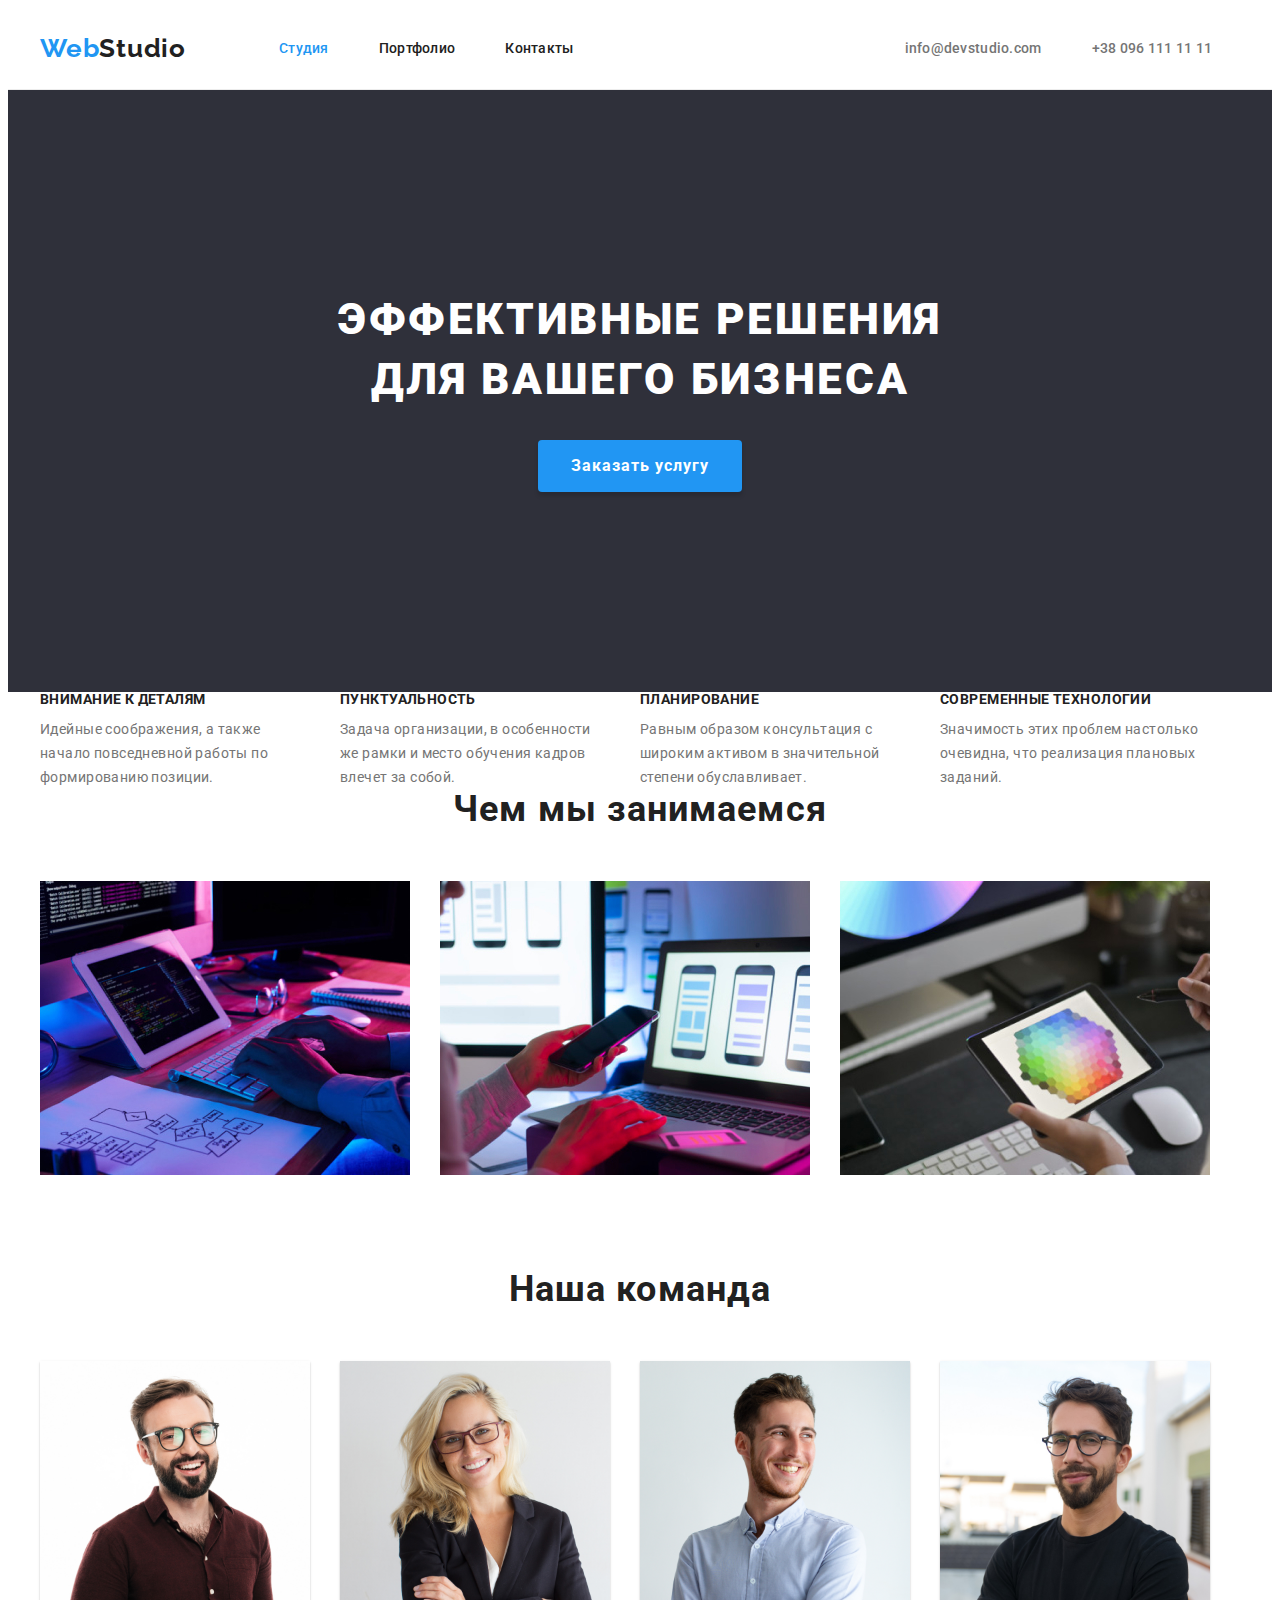
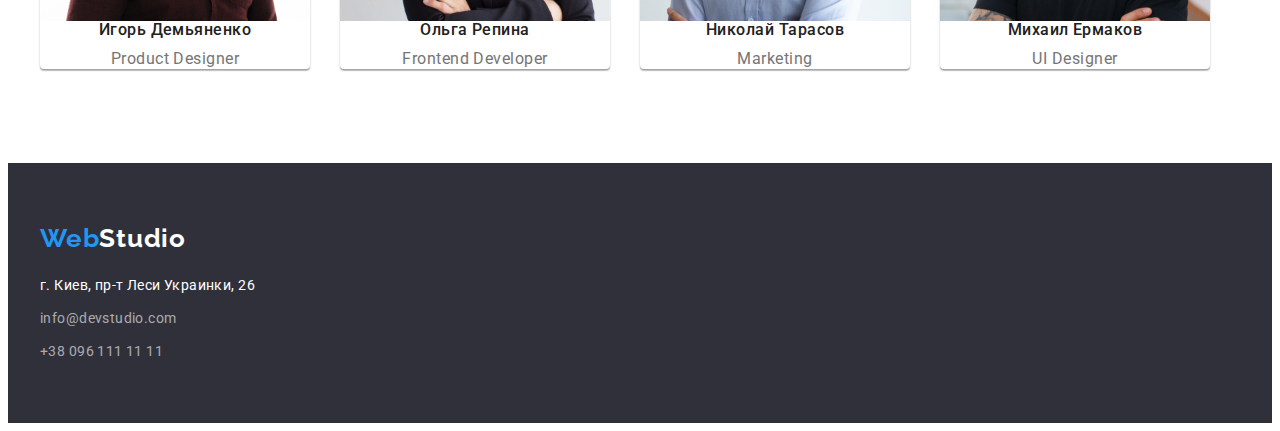
<file: index.html>
<!DOCTYPE html>
<html lang="ru">
  <head>
    <meta charset="UTF-8" />
    <meta http-equiv="X-UA-Compatible" content="IE=edge" />
    <meta name="viewport" content="width=device-width, initial-scale=1.0" />
    <title>WebStudio</title>
    <!-- Шрифты -->
    <link rel="preconnect" href="https://fonts.googleapis.com" />
    <link rel="preconnect" href="https://fonts.gstatic.com" crossorigin />
    <link
      href="https://fonts.googleapis.com/css2?family=Raleway:wght@700&family=Roboto:wght@400;500;700;900&display=swap"
      rel="stylesheet"
    />
    <link
      rel="stylesheet"
      href="https://cdnjs.cloudflare.com/ajax/libs/modern-normalize/1.1.0/modern-normalize.min.css"
      integrity="sha512-wpPYUAdjBVSE4KJnH1VR1HeZfpl1ub8YT/NKx4PuQ5NmX2tKuGu6U/JRp5y+Y8XG2tV+wKQpNHVUX03MfMFn9Q=="
      crossorigin="anonymous"
      referrerpolicy="no-referrer"
    />
    <!-- Нормалайз -->
    <link
      rel="stylesheet"
      href="https://cdnjs.cloudflare.com/ajax/libs/modern-normalize/1.1.0/modern-normalize.min.css"
      integrity="sha512-wpPYUAdjBVSE4KJnH1VR1HeZfpl1ub8YT/NKx4PuQ5NmX2tKuGu6U/JRp5y+Y8XG2tV+wKQpNHVUX03MfMFn9Q=="
      crossorigin="anonymous"
      referrerpolicy="no-referrer"
    />
    <!-- Главные настройки -->
    <link rel="stylesheet" href="./css/styles.css" />
  </head>
  <body>
    <!--Шапка-->
    <header class="header">
      <section class="section section-nav">
      <div class="conteiner nav-flex">
        <a class="logo link logo-position" href="/">Web<span class="span-web">Studio</span></a>
        <nav class="nav">
          <ul class="nav-list list">
            <li class="nav-item">
              <a class="nav-btn curent link" href="">Студия</a>
            </li>
            <li class="nav-item">
              <a class="nav-btn link" href="./portfolio.html">Портфолио</a>
            </li>
            <li class="nav-item">
              <a class="nav-btn link" href="">Контакты</a>
            </li>
          </ul>
        </nav>
        <ul class="header-list-address list">
          <li class="mail">
            <a class="mailtel link" href="mailto:info@devstudio.com"
              >info@devstudio.com</a
            >
          </li>
          <li class="tel">
            <a class="mailtel link margin-tel" href="tel:+380961111111"
              >+38 096 111 11 11</a
            >
          </li>
        </ul>
      </div>
      </section>
    </header>

    <!--Основной контент-->
    <main class="main">
        <section class="section section-hero">
          <div class="conteiner"></div>
          <h1 class="hero-caption list">
            Эффективные решения <br /> для вашего бизнеса
          </h1>
          <button class="hero-button" type="button">Заказать услугу</button>
        </div>
        </section>
      
      <!--Преимущества-->
      <section class="section section-mar">
        <div class="conteiner">
          <h2 hidden>Преимущества</h2>
          <ul class="benefits-list list">
            <li class="benefits-item list">
              <h3 class="benefits-caption list">Внимание к деталям</h3>
              <p class="benefits-subtitle list">
                Идейные соображения, а также начало повседневной работы по
                формированию позиции.
              </p>
            </li>
            <li class="benefits-item list">
              <h3 class="benefits-caption list">Пунктуальность</h3>
              <p class="benefits-subtitle list">
                Задача организации, в особенности же рамки и место обучения
                кадров влечет за собой.
              </p>
            </li>
            <li class="benefits-item list">
              <h3 class="benefits-caption list">Планирование</h3>
              <p class="benefits-subtitle list">
                Равным образом консультация с широким активом в значительной
                степени обуславливает.
              </p>
            </li>
            <li class="benefits-item list">
              <h3 class="benefits-caption list">Современные технологии</h3>
              <p class="benefits-subtitle list">
                Значимость этих проблем настолько очевидна, что реализация
                плановых заданий.
              </p>
            </li>
          </ul>
        </div>
      </section>
      <!--Чем занимаемся-->
      <section class="section section-mar">
        <div class="conteiner">
          <h2 class="section-title list h2-margin">Чем мы занимаемся</h2>
          <ul class="work-list list">
            <li class="work-items">
              <img class="image"
                src="./images/work/box-1.jpg"
                alt="Работает на клавиатуре"
                width="370"
                height="295"
              />
            </li>
            <li class="work-items">
              <img class="image"
                src="./images/work/box-2.jpg"
                alt="Проверяет макет"
                width="370"
                height="295"
              />
            </li>
            <li class="work-items">
              <img class="image"
                src="./images/work/box-3.jpg"
                alt="Подберает цвет"
                width="370"
                height="295"
              />
            </li>
          </ul>
        </div>
      </section>
      <!--Наша команда-->
      <section class="section section-team">
        <div class="conteiner">
          <h2 class="section-title list h2-margin">Наша команда</h2>
          <ul class="team-list list">
            <li class="team-item">
              <img class="image"
                src="./images/team/Igor-1.jpg"
                alt="Игорь Демьяненко"
                width="270"
                height="260"
              />
              <h3 class="team-name list">Игорь Демьяненко</h3>
              <p class="team-job list" lang="en">Product Designer</p>
            </li>
            <li class="team-item">
              <img class="image"
                src="./images/team/Olga-2.jpg"
                alt="Ольга Репина"
                width="270"
                height="260"
              />
              <h3 class="team-name list">Ольга Репина</h3>
              <p class="team-job list" lang="en">Frontend Developer</p>
            </li>
            <li class="team-item">
              <img class="image"
                src="./images/team/Nikollay-3.jpg"
                alt="Николай Тарасов"
                width="270"
                height="260"
              />
              <h3 class="team-name list">Николай Тарасов</h3>
              <p class="team-job list" lang="en">Marketing</p>
            </li>
            <li class="team-item">
              <img class="image"
                src="./images/team/Michael-4.jpg"
                alt="Михаил Ермаков"
                width="270"
                height="260"
              />
              <h3 class="team-name list">Михаил Ермаков</h3>
              <p class="team-job list" lang="en">UI Designer</p>
            </li>
          </ul>
        </div>
      </section>
    </main>
    <!--Контакти-->
    <footer class="footer">
      <div class="conteiner conteiner-footer ">
        <a class="logo logo-footer link" href="/"
          >Web<span class="span-web-footer">Studio</span></a
        >
        <address class="address address-mar">
          <a
            class="googlemaps link"
            href="https://goo.gl/maps/HRvNxAX2GYqkhrJAA"
            target="_blank"
            rel="noopener  noreferrer"
            >г. Киев, пр-т Леси Украинки, 26
          </a>
        </address>
        <ul class="footer-list-address list">
          <li class="mail address-mar">
            <a class="mail-tel link" href="mailto:info@devstudio.com">info@devstudio.com</a>
          </li>
          <li class="tel">
            <a class="mail-tel link" href="tel:+380961111111">+38 096 111 11 11</a>
          </li>
        </ul>
      </div>
    </footer>
  </body>
</html>
</file>
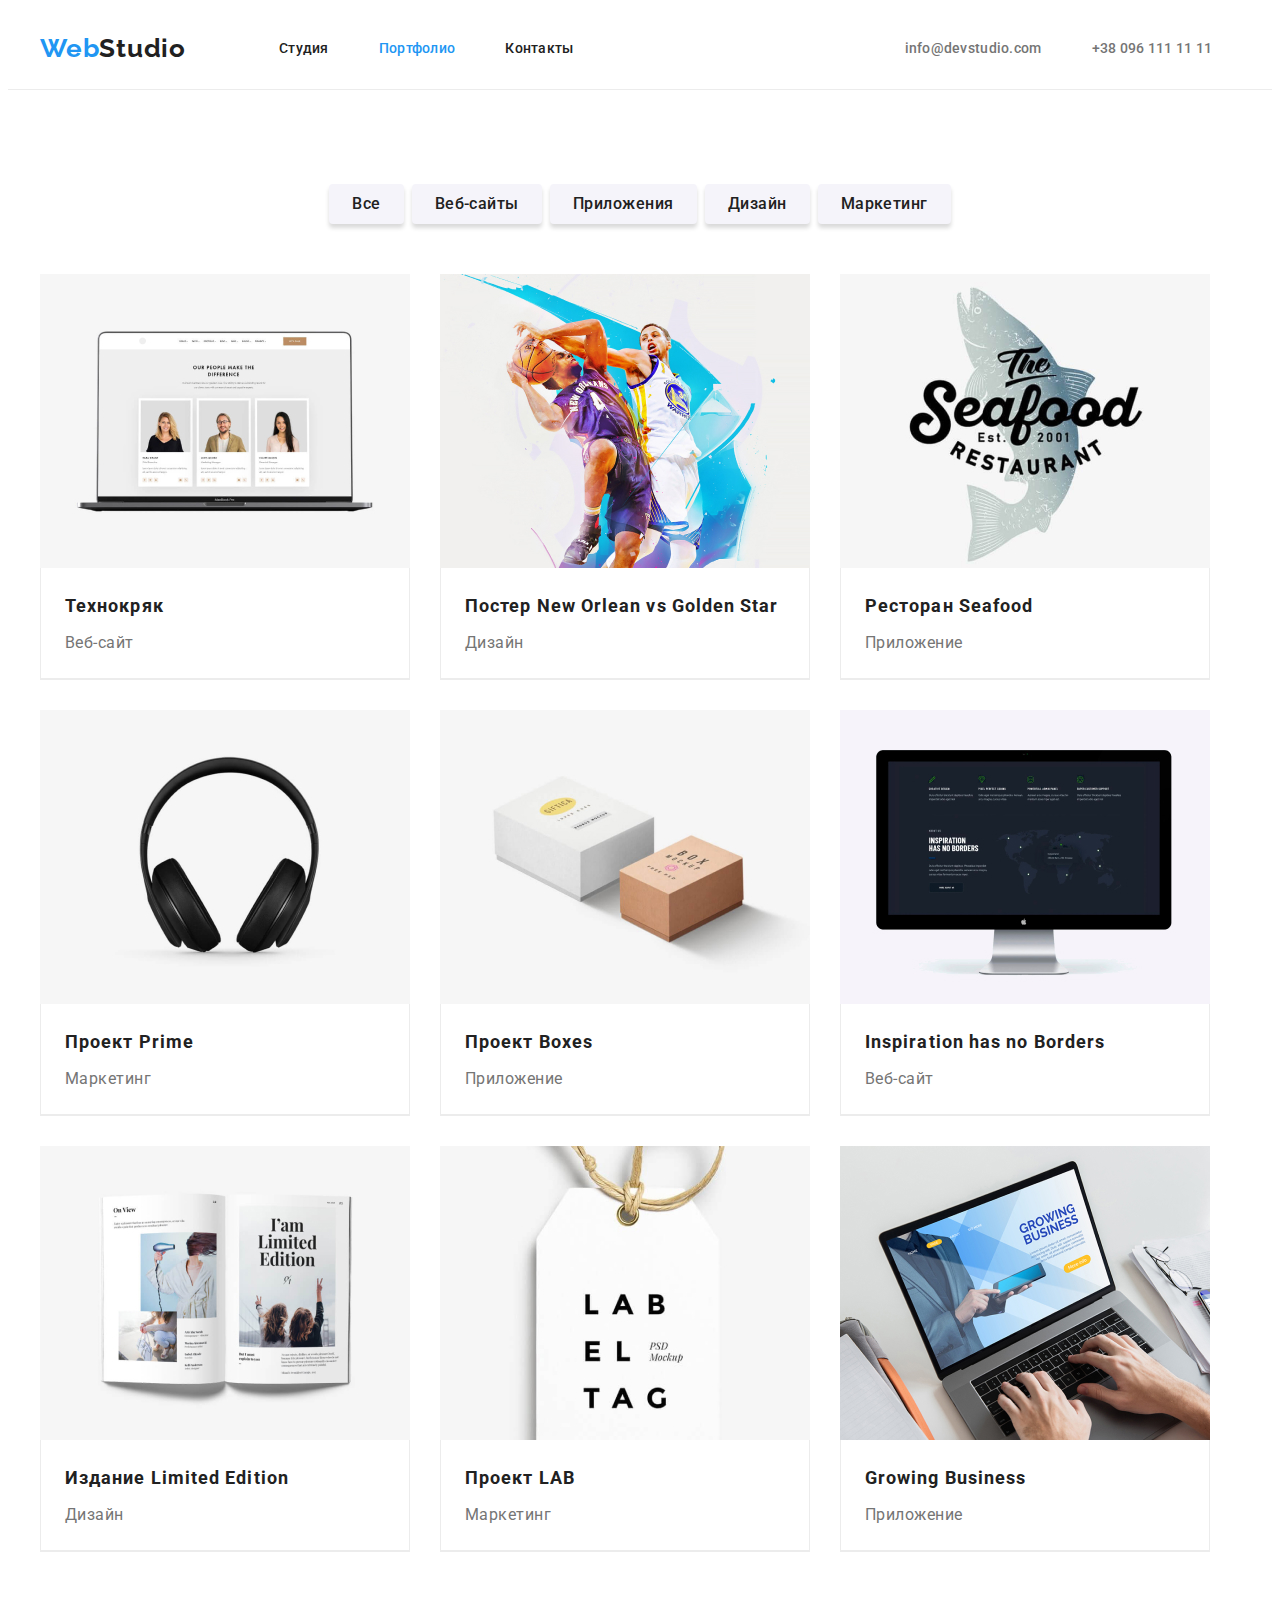
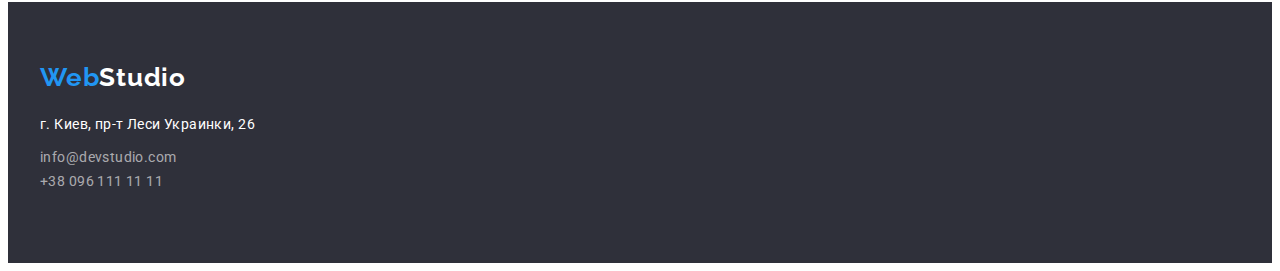
<file: portfolio.html>
<!DOCTYPE html>
<html lang="ru">
  <head>
    <meta charset="UTF-8" />
    <meta http-equiv="X-UA-Compatible" content="IE=edge" />
    <meta name="viewport" content="width=device-width, initial-scale=1.0" />
    <title>Portfolio</title>
    <!-- Шрифты -->
    <link rel="preconnect" href="https://fonts.googleapis.com" />
    <link rel="preconnect" href="https://fonts.gstatic.com" crossorigin />
    <link
      href="https://fonts.googleapis.com/css2?family=Raleway:wght@700&family=Roboto:wght@400;500;700;900&display=swap"
      rel="stylesheet"
    />
    <link
      rel="stylesheet"
      href="https://cdnjs.cloudflare.com/ajax/libs/modern-normalize/1.1.0/modern-normalize.min.css"
      integrity="sha512-wpPYUAdjBVSE4KJnH1VR1HeZfpl1ub8YT/NKx4PuQ5NmX2tKuGu6U/JRp5y+Y8XG2tV+wKQpNHVUX03MfMFn9Q=="
      crossorigin="anonymous"
      referrerpolicy="no-referrer"
    />
    <!-- Нормалайз -->
    <link
      rel="stylesheet"
      href="https://cdnjs.cloudflare.com/ajax/libs/modern-normalize/1.1.0/modern-normalize.min.css"
      integrity="sha512-wpPYUAdjBVSE4KJnH1VR1HeZfpl1ub8YT/NKx4PuQ5NmX2tKuGu6U/JRp5y+Y8XG2tV+wKQpNHVUX03MfMFn9Q=="
      crossorigin="anonymous"
      referrerpolicy="no-referrer"
    />
    <!-- Главные настройки -->
    <link rel="stylesheet" href="./css/styles.css" />
  </head>
  <body>
    <header class="header">
      <section class="section section-nav">
        <div class="conteiner nav-flex">
          <a class="logo link logo-position" href="./index.html"
            >Web<span class="span-web">Studio</span></a
          >
          <nav class="nav">
            <ul class="nav-list list">
              <li class="nav-item">
                <a class="nav-btn link" href="./index.html">Студия</a>
              </li>
              <li class="nav-item">
                <a class="nav-btn curent link" href="">Портфолио</a>
              </li>
              <li class="nav-item">
                <a class="nav-btn link" href="">Контакты</a>
              </li>
            </ul>
          </nav>
          <ul class="header-list-address list">
            <li class="mail">
              <a class="mailtel link" href="mailto:info@devstudio.com"
                >info@devstudio.com</a
              >
            </li>
            <li class="tel">
              <a class="mailtel link margin-tel" href="tel:+380961111111"
                >+38 096 111 11 11</a
              >
            </li>
          </ul>
        </div>
      </section>
    </header>

    <!--Основной контент-->
    <main class="main-p">
      <!--Панель фильтров-->
      <section class="section btn-filter-port">
        <div class="conteiner">
          <h1 hidden>Фильтр проектов</h1>
          <ul class="filter-panel list">
            <li class="button-margin">
              <button class="button btn-port" type="button">Все</button>
            </li>
            <li class="button-margin">
              <button class="button btn-port" type="button">Веб-сайты</button>
            </li>
            <li class="button-margin">
              <button class="button btn-port" type="button">Приложения</button>
            </li>
            <li class="button-margin">
              <button class="button btn-port" type="button">Дизайн</button>
            </li>
            <li>
              <button class="button btn-port" type="button">Маркетинг</button>
            </li>
          </ul>
          <h2 hidden>Проекты</h2>
          <ul class="project-list list project-border">
            <li class="project-item">
              <img
                class="image-p"
                src="./images/portfolio/tehnocrak.jpg"
                alt="Ноутбук с картинками"
                width="370"
                height="294"
              />
              <div class="txt-allign">
                <h2 class="project-namecompany list">Технокряк</h2>
                <p class="project-class list">Веб-сайт</p>
              </div>
            </li>
            <li class="project-item">
              <img
                class="image-p"
                src="./images/portfolio/neworlean.jpg"
                alt="Два баскетболиста"
                width="370"
                height="294"
              />
              <div class="txt-allign">
                <h2 class="project-namecompany list">
                  Постер <span lang="en">New Orlean vs Golden Star</span>
                </h2>
                <p class="project-class list">Дизайн</p>
              </div>
            </li>
            <li class="project-item">
              <img
                class="image-p"
                src="./images/portfolio/seafood.jpg"
                alt="Логотип с рыбой"
                width="370"
                height="294"
              />
              <div class="txt-allign">
                <h2 class="project-namecompany list">
                  Ресторан <span lang="en">Seafood</span>
                </h2>
                <p class="project-class list">Приложение</p>
              </div>
            </li>
            <li class="project-item">
              <img
                class="image-p"
                src="./images/portfolio/prime.jpg"
                alt="Наушники"
                width="370"
                height="294"
              />
              <div class="txt-allign">
                <h2 class="project-namecompany list">
                  Проект <span lang="en">Prime</span>
                </h2>
                <p class="project-class list">Маркетинг</p>
              </div>
            </li>
            <li class="project-item">
              <img
                class="image-p"
                src="./images/portfolio/boxes.jpg"
                alt="Коробки"
                width="370"
                height="294"
              />
              <div class="txt-allign">
                <h2 class="project-namecompany list">
                  Проект <span lang="en">Boxes</span>
                </h2>
                <p class="project-class list">Приложение</p>
              </div>
            </li>
            <li class="project-item">
              <img
                class="image-p"
                src="./images/portfolio/borders.jpg"
                alt="Сайт на екране"
                width="370"
                height="294"
              />
              <div class="txt-allign">
                <h2 class="project-namecompany list">
                  <span lang="en">Inspiration has no Borders</span>
                </h2>
                <p class="project-class list">Веб-сайт</p>
              </div>
            </li>
            <li class="project-item">
              <img
                class="image-p"
                src="./images/portfolio/limitededition.jpg"
                alt="Открытая книга"
                width="370"
                height="294"
              />
              <div class="txt-allign">
                <h2 class="project-namecompany list">
                  Издание <span lang="en">Limited Edition</span>
                </h2>
                <p class="project-class list">Дизайн</p>
              </div>
            </li>
            <li class="project-item">
              <img
                class="image-p"
                src="./images/portfolio/labeltag.jpg"
                alt="Бирка"
                width="370"
                height="294"
              />
              <div class="txt-allign">
                <h2 class="project-namecompany list">
                  Проект <span></span> LAB
                </h2>
                <p class="project-class list">Маркетинг</p>
              </div>
            </li>
            <li class="project-item">
              <img
                class="image-p"
                src="./images/portfolio/growing.jpg"
                alt="Приложение на ноутбуке"
                width="370"
                height="294"
              />
              <div class="txt-allign">
                <h2 class="project-namecompany list">
                  <span lang="en">Growing Business</span>
                </h2>
                <p class="project-class list">Приложение</p>
              </div>
            </li>
          </ul>
        </div>
      </section>
    </main>
    <!--Контакти-->
    <footer class="footer">
      <div class="conteiner conteiner-footer">
        <a class="logo logo-footer link" href="./index.html"
          >Web<span class="span-web-footer">Studio</span></a
        >
        <address class="address address-mar">
          <a
            class="googlemaps link"
            href="https://goo.gl/maps/HRvNxAX2GYqkhrJAA"
            target="_blank"
            rel="noopener  noreferrer"
            >г. Киев, пр-т Леси Украинки, 26
          </a>
        </address>
        <ul class="footer-list-address list address-mar">
          <li class="mail">
            <a class="mail-tel link" href="mailto:info@devstudio.com"
              >info@devstudio.com</a
            >
          </li>
          <li class="tel">
            <a class="mail-tel link" href="tel:+380961111111"
              >+38 096 111 11 11</a
            >
          </li>
        </ul>
      </div>
    </footer>
  </body>
</html>
</file>
<file: css/styles.css>
:root {
/* Шрифт */
--main-font: "Roboto";
--secondary-font: "Raleway";
/* Цвет основного текста (черный) */
--black-color:#212121;
/* Вторичный цвет (серый)*/
 --grey-color: #757575;
/* Белый текст и фон */
--white-bg-color: #ffffff;
/* Акцент цвета */
--accent-color: #2196F3;
/* Раззное */
--accent-color-bg: #188CE8;
--bg-color-photo: #F5F4FA;
--color-sidebar: #2F303A;
}

body {
font-family: var(--main-font), sans-serif;
font-size: 14px;
background-color: var(--white-bg-color);
color:var(--black-color);
}

/* Убираем точки и подчеркивание */
.link {
text-decoration: none;
}

.list {
padding: 0;
margin: 0;
list-style: none;
}
/* Разметка */
/* Задача контейнера оборачивать и центрировать горизонтально! */
.conteiner {
margin-left: auto;
margin-right: auto;
padding-left: 15px;
padding-right: 15px;
width: 1200px;
}

/* Секции задаем падинги (оформление все через секцию)*/
.section-nav {
padding: 0px;
padding-top: 25px;
padding-bottom: 25px;
margin: auto;
}

.section-hero {
padding-bottom: 200px;
padding-top: 200px;
margin: 0px;
text-align: center;
background-color: var(--color-sidebar);
}

.hero-text {
width: 696px;
}

.section-benefits {
margin: 0px;
padding-top: 94px;
padding-bottom: 94px;
}

.section-work {
padding-bottom: 94px;
margin: 0px;
}

.work-list {
display: flex;
}

.work-items:last-child {
margin-right: 0px;
}

.work-items {
margin-right: 30px;
}

.team-list {
display: flex;
text-align: left;
padding-bottom: 94px;
}
.section-team {
margin-bottom: 0px;
padding-top: 94px;
}

.logo-position {
margin-right: 93px;
}
.address-mar {
margin-bottom: 9px;
}
.h2-margin {
margin-bottom: 50px;
}

.img-p {
margin-bottom: 20px;
}

/* Флексбоксы */
/* Размеетка шапки */
.nav-list {
margin-right: 331px;
display: flex;
}

.nav-list .nav-item:not(:last-child) {
margin-right: 50px;
}
.nav-flex {
display: flex;
align-items: center;
}

.header {
border-bottom: 1px solid #ECECEC;
}

.header-list-address {
display: flex;
}

/* Разметка портфолио */

.btn-filter-port {
padding-top: 94px;
margin-bottom: 50px;
}

.filter-panel {
margin-bottom: 50px;
margin-left: auto;
margin-right: auto;
padding: auto;

display: flex;
justify-content: center;
}

.btn-port {
display: flex;
text-align: center;
}
.section-project {
padding: 0px;
margin-left: auto;
margin-right: auto;
}

.project-list {
display: flex;
flex-wrap: wrap;
}

.project-item:last-child {
margin-right: 0px;
}

.project-item {
width: 370px;
margin-right: 30px;
margin-bottom: 30px;
border-bottom: 1px solid #ECECEC;
box-sizing: border-box;
background: var(--white-bg-color);
}

.project-item:nth-child(3n) {
margin-right: 0px;
}

.project-item:nth-last-child(-n + 3) {
margin-bottom: 0px;
}


/* Черный текст заголовков */
.section-title {
font-weight: 700;
font-size: 36px;
line-height: 1.16;
text-align: center;
letter-spacing: 0.03em;
}

/* ШАПКА*/


.header-box {
margin-right: auto;
}

/* Логотип */
.logo {
display: block;

font-family: var(--secondary-font);
font-weight: 700;
font-size: 26px;
line-height: 1.19;
letter-spacing: 0.03em;
color: var(--accent-color);
}
.logo-footer {
margin-bottom: 20px;
}

.span-web {
color: var(--black-color); 
}
.span-web-footer {
    color: var(--white-bg-color);
}

/* Навигация */
.nav-btn {
font-weight: 500;
font-size: 14px;
line-height: 1.14;
letter-spacing: 0.02em;
color: var(--black-color);

}
/* Секция адрес */
.mailtel {
margin-right: 50px;

font-weight: 500;
font-size: 14px;
line-height: 1.14;
letter-spacing: 0.02em;
color: var(--grey-color);
}
.nav-btn:hover,
.nav-btn:focus,
.mailtel:hover,
.mailtel:focus {
color: var(--accent-color);
}

.margin-tel {
margin-right: 0px;
}
/* Кнопка */
.button {
border: 1px solid transparenret;
}

.button-margin {
margin-right: 8px;
}


.hero-button:hover,
.hero-button:focus {
background-color: var(--accent-color-bg);
}

/* Кнопки портфолио */
.btn-port {
padding: 6px 22px;
font-family: inherit;
font-weight: 500;
font-size: 16px;
line-height: 1.62;
text-align: center;
letter-spacing: 0.03em;
cursor: pointer;
box-shadow: 0px 4px 4px rgba(0, 0, 0, 0.15);
border-radius: 4px;
border: 1px solid transparent;
color: var(--black-color);
background-color: var(--bg-color-photo);
}
.btn-port:hover,
.btn-port:focus {
color: var(--white-bg-color);
background-color: var(--accent-color);
border-radius: 4px;
border: 1px solid transparent;
box-shadow: 0px 4px 4px rgba(0, 0, 0, 0.15);
}
/* Кнопка ефект текущего сайта */
.curent {
    color: var(--accent-color);
}

/* Нейм компаний (в портфолио) */
.project-namecompany {
margin-bottom: 4px;
font-weight: 700;
font-size: 18px;
line-height: 2.00;
letter-spacing: 0.06em;
color: var(--black-color);
}

/* Формат компании */
.project-class {
font-weight: 400;
font-size: 16px;
line-height: 1.88;
letter-spacing: 0.03em;
color: var(--grey-color);
}

/* Сайдбар-Герой*/
.hero-caption {
display: flex;
justify-content: space-around;

margin-bottom: 30px;
font-weight: 900;
font-size: 44px;
line-height: 1.36;
letter-spacing: 0.06em;
align-items: center;
text-align: center;
text-transform: uppercase;
color: var(--white-bg-color);

}

.main-hero, footer {
background: var(--color-sidebar);
}
.hero-button {
padding: 10px 32px;
font-weight: 700;
font-size: 16px;
line-height: 1.88;
align-items: center;
text-align: center;
letter-spacing: 0.06em;
color: var(--white-bg-color);
font-family: inherit;
cursor: pointer;
background-color: var(--accent-color);
box-shadow: 0px 4px 4px rgba(0, 0, 0, 0.15);
border-radius: 4px;
border: 1px solid transparent;
}
/* Наши преимущества текст */

.benefits-list {
display: flex;
text-align: left;
}
.benefits-item {
width:270px;
}

.txt-allign {
text-align: left;
padding: 20px 24px;
border-bottom: 1px solid #ECECEC;
border-left: 1px solid #ECECEC;
border-right: 1px solid #ECECEC;
}


.benefits-list .benefits-item:not(:last-child) {
margin-right: 30px;
}

.benefits-caption {
margin-bottom: 10px;
font-weight: 700;
font-size: 14px;
line-height: 1.14;
letter-spacing: 0.03em;
text-transform: uppercase;
color: var(--black-color);

}
.benefits-subtitle {
font-weight: 400;
font-size: 14px;
line-height: 1.71;
letter-spacing: 0.03em;
color: var(--grey-color);
}
/* Фотокарты */
.image, .image-p {
display: block;
max-width: 100%;
height: auto;
}

.team-item {
margin-right: 30px;

width: 270px;
top: 1635px;
background: var(--white-bg-color);
box-shadow: 0px 1px 3px rgba(0, 0, 0, 0.12), 0px 1px 1px rgba(0, 0, 0, 0.14), 0px 2px 1px rgba(0, 0, 0, 0.2);
border-radius: 0px 0px 4px 4px;
}

.team-item:last-child {
margin-right: 0px;
}

.comand-name {
padding-top: 30px;
padding-bottom: 30px;
}

.team-name {
margin-bottom: 10px;
font-weight: 500;
font-size: 16px;
line-height: 1.18;
text-align: center;
letter-spacing: 0.03em;
color: var(--black-color);
background-color: var(--white-bg-color);
}
.team-job {
font-weight: 400;
font-size: 16px;
line-height: 1.18;
text-align: center;
letter-spacing: 0.03em;
color: var(--grey-color)
}

/* ФУТЕР*/
.footer {
padding-top: 60px;
padding-bottom: 60px;
}
.googlemaps {
font-weight: 400;
font-size: 14px;
line-height: 1.71;
letter-spacing: 0.03em;
color: var(--white-bg-color);
font-style: normal;
}
.footer-list-address .mail-tel {
font-weight: 400;
font-size: 14px;
line-height: 1.71;
letter-spacing: 0.03em;
color:rgba(255, 255, 255, 0.6);;
}
</file>
